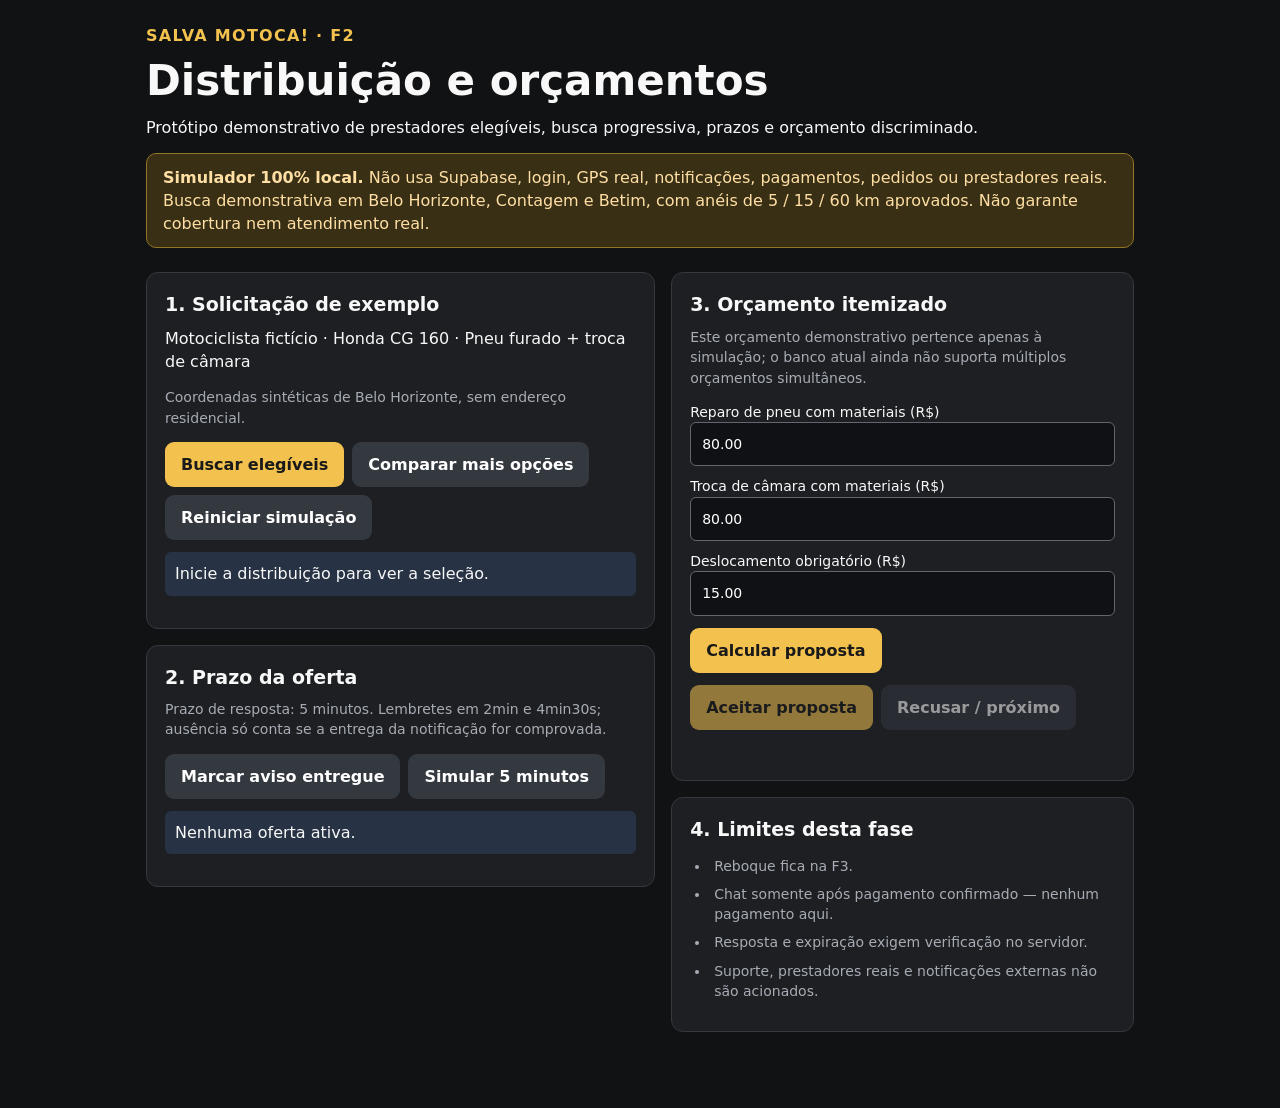
<file: docs/F2_PREVIEW.html>
<!doctype html>
<html lang="pt-BR">
<head>
  <meta charset="utf-8">
  <meta name="viewport" content="width=device-width,initial-scale=1">
  <title>Salva Motoca! — F2: simulador seguro</title>
  <style>
    :root{color-scheme:dark;--bg:#111214;--surface:#1d1f23;--line:#34383f;--muted:#a7acb4;--accent:#f2c14e}
    *{box-sizing:border-box}body{font:16px/1.45 system-ui,Arial,sans-serif;margin:0;background:var(--bg);color:#f8f8f8}
    main{max-width:1020px;margin:auto;padding:24px 16px 60px}h1{font-size:clamp(26px,4vw,42px);line-height:1.06;margin:12px 0}
    h2{font-size:19px;margin:0 0 8px}p{margin:7px 0 14px}
    header{margin:0 0 24px}.eyebrow{font-weight:900;color:var(--accent);text-transform:uppercase;letter-spacing:.08em}
    .warn{border:1px solid #927726;background:#392f15;padding:12px 16px;border-radius:10px;color:#ffdfa4}
    .columns{display:grid;grid-template-columns:1.1fr 1fr;gap:16px}.card{border:1px solid var(--line);background:var(--surface);border-radius:12px;padding:18px;margin-bottom:16px}
    .hint{font-size:14px;color:var(--muted)}.badge{display:inline-block;border:1px solid #786529;border-radius:7px;padding:3px 8px;color:#f2d37f;font-size:12px;font-weight:bold}
    button{border:0;background:var(--accent);color:#191919;padding:11px 16px;border-radius:9px;font:inherit;font-weight:bold;cursor:pointer}
    button.secondary{background:#34383f;color:white}button:disabled{opacity:.55;cursor:not-allowed}
    button:focus-visible,input:focus-visible{outline:3px solid #fff3b0;outline-offset:3px}
    .buttons{display:flex;gap:8px;flex-wrap:wrap;margin:12px 0}
    .provider{border:1px solid var(--line);border-radius:9px;padding:12px;margin:9px 0}
    .provider strong{display:block}.provider p{margin:3px 0;font-size:13px;color:var(--muted)}
    .line{display:flex;justify-content:space-between;border-bottom:1px solid var(--line);padding:7px 0;gap:15px}
    .line:last-child{border:0}.list{margin:8px 0;padding-left:20px}.list li{padding:4px}
    label{display:block;font-size:14px;margin:10px 0}input{width:100%;background:#0f1114;border:1px solid #62666f;border-radius:6px;padding:11px;color:white;font:inherit}
    #messages{min-height:20px}.notice{padding:10px;border-radius:6px;background:#273344}
    @media(max-width:720px){.columns{grid-template-columns:1fr}main{padding:18px 12px 44px}}
  </style>
</head>
<body>
<main>
  <header>
    <span class="eyebrow">SALVA MOTOCA! · F2</span>
    <h1>Distribuição e orçamentos</h1>
    <p>Protótipo demonstrativo de prestadores elegíveis, busca progressiva, prazos e orçamento discriminado.</p>
    <div class="warn" role="status"><b>Simulador 100% local.</b> Não usa Supabase, login, GPS real, notificações, pagamentos, pedidos ou prestadores reais. Busca demonstrativa em Belo Horizonte, Contagem e Betim, com anéis de 5 / 15 / 60 km aprovados. Não garante cobertura nem atendimento real.</div>
  </header>
  <section class="columns">
    <div>
      <section class="card">
        <h2>1. Solicitação de exemplo</h2>
        <p>Motociclista fictício · Honda CG 160 · Pneu furado + troca de câmara</p>
        <p class="hint">Coordenadas sintéticas de Belo Horizonte, sem endereço residencial.</p>
        <div class="buttons">
          <button id="search" type="button">Buscar elegíveis</button>
          <button id="compare" class="secondary" type="button">Comparar mais opções</button>
          <button id="reset" class="secondary" type="button">Reiniciar simulação</button>
        </div>
        <p id="stage" class="notice" aria-live="polite">Inicie a distribuição para ver a seleção.</p>
        <div id="candidates"></div>
      </section>
      <section class="card">
        <h2>2. Prazo da oferta</h2>
        <p class="hint">Prazo de resposta: 5 minutos. Lembretes em 2min e 4min30s; ausência só conta se a entrega da notificação for comprovada.</p>
        <div class="buttons">
          <button id="deliver" class="secondary" type="button">Marcar aviso entregue</button>
          <button id="tick" class="secondary" type="button">Simular 5 minutos</button>
        </div>
        <p id="deadline" class="notice" aria-live="polite">Nenhuma oferta ativa.</p>
      </section>
    </div>
    <div>
      <section class="card">
        <h2>3. Orçamento itemizado</h2>
        <p class="hint">Este orçamento demonstrativo pertence apenas à simulação; o banco atual ainda não suporta múltiplos orçamentos simultâneos.</p>
        <label>Reparo de pneu com materiais (R$)
          <input id="serviceA" type="number" min="0.01" step="0.01" value="80.00"></label>
        <label>Troca de câmara com materiais (R$)
          <input id="serviceB" type="number" min="0.01" step="0.01" value="80.00"></label>
        <label>Deslocamento obrigatório (R$)
          <input id="travel" type="number" min="0" step="0.01" value="15.00"></label>
        <div class="buttons"><button id="quote" type="button">Calcular proposta</button></div>
        <div id="breakdown" aria-live="polite"></div>
        <div id="comparison" class="hint" aria-live="polite"></div>
        <div class="buttons">
          <button id="accept" disabled type="button">Aceitar proposta</button>
          <button id="decline" disabled class="secondary" type="button">Recusar / próximo</button>
        </div>
        <div id="messages" aria-live="polite"></div>
      </section>
      <section class="card">
        <h2>4. Limites desta fase</h2>
        <ul class="list hint">
          <li>Reboque fica na F3.</li>
          <li>Chat somente após pagamento confirmado — nenhum pagamento aqui.</li>
          <li>Resposta e expiração exigem verificação no servidor.</li>
          <li>Suporte, prestadores reais e notificações externas não são acionados.</li>
        </ul>
      </section>
    </div>
  </section>
</main>
<script src="../f2-flow.js"></script>
<script>
(function(){
  "use strict";
  const F2=window.SMF2Flow, $=id=>document.getElementById(id);
  const start=Date.parse("2026-11-14T12:00:00Z");
  const request={city:"Belo Horizonte",stateCode:"MG",serviceTypes:["pneu_furado","troca_camara"],
    location:{lat:-19.924,lng:-43.938}};
  const sample=[
    {id:"alfa",name:"Oficina Alfa",lat:-19.925,lng:-43.939,types:["pneu_furado","troca_camara"],dist:10},
    {id:"beta",name:"Oficina Beta",lat:-20.010,lng:-43.938,types:["pneu_furado","troca_camara"],dist:10},
    {id:"gama",name:"Oficina Gama",lat:-19.930,lng:-43.939,types:["pneu_furado"],dist:10},
    {id:"delta",name:"Oficina Delta",lat:-19.926,lng:-43.939,types:["pneu_furado","troca_camara"],dist:10,online:false},
    {id:"epsilon",name:"Oficina Épsilon",lat:-19.951,lng:-43.938,types:["pneu_furado","troca_camara"],dist:1}
  ];
  let providerId=null,elapsed=0,delivered=false,quote=null,lastDeclined=null,refusals={};
  let expanded=false, candidateIds=[], quotePool=[];
  const money=c=>new Intl.NumberFormat("pt-BR",{style:"currency",currency:"BRL"}).format(c/100);
  const say=(text,error=false)=>{$("messages").textContent=text;$("messages").style.color=error?"#ffb8b8":"#f2d37f"};
  const cents=id=>{
    const str=String($(id).value);
    if(!/^\d{1,4}(?:\.\d{1,2})?$/.test(str))throw new Error("Informe valor monetário positivo válido, com até duas casas decimais.");
    return Math.round(Number(str)*100);
  };
  function offer(){
    const providers=sample.map(p=>({
      id:p.id,name:p.name,approved:true,active:true,deliveryEnabled:true,serviceActive:true,
      onlineRequested:p.online!==false,lastSeenAt:start-10000,city:"Belo Horizonte",stateCode:"MG",
      serviceTypes:p.types,location:{lat:p.lat,lng:p.lng},coverageKm:p.dist,rejectionCount:refusals[p.id]||0
    }));
    return F2.distribute({providers,request:{...request,justDeclinedProviderId:lastDeclined},
      radiiKm:expanded?[60]:F2.APPROVED_RADII_KM,now:start+Math.min(elapsed,89999),rotationSeed:"F2-DESMONSTRACAO"});
  }
  function resetQuote(){
    quote=null;$("accept").disabled=true;$("decline").disabled=true;
    $("breakdown").replaceChildren();
  }
  function showComparison(){
    $("comparison").textContent=quotePool.length
      ? quotePool.map(q=>q.providerId+" · "+money(q.totalCents)+" · "+q.status).join(" | ")
      : "Nenhuma proposta recebida nesta simulação.";
  }
  function chooseProvider(id){
    if(!candidateIds.includes(id)) return;
    providerId=id;elapsed=0;delivered=false;resetQuote();
    $("deadline").textContent="Oferta simulada para "+id+"; aviso ainda não confirmado.";
    say("Prestador "+id+" selecionado para simular um orçamento.");
  }
  function select(){
    const r=offer(), options=r.candidates;
    candidateIds=options.map(p=>p.id);
    quotePool=[]; showComparison();
    $("stage").textContent=r.stage===null?
      "Nenhum prestador elegível. Não prometer atendimento.":
      "Etapa "+r.stage+" — até "+r.radiusKm+" km em linha reta · "+options.length+" opções válidas.";
    $("candidates").replaceChildren();
    options.forEach((p,i)=>{
      const card=document.createElement("div");card.className="provider";
      const name=document.createElement("strong");name.textContent=p.name;
      const details=document.createElement("p");details.textContent=p.distanceKm.toFixed(2)+" km · recusas: "+p.rejectionCount;
      card.append(name,details);
      if(i===0){const hint=document.createElement("span");hint.className="badge";hint.textContent="Primeiro candidato";card.append(hint)}
      const choose=document.createElement("button");choose.type="button";choose.className="secondary";
      choose.textContent="Preparar orçamento deste prestador";
      choose.addEventListener("click",()=>chooseProvider(p.id));
      card.append(choose);$("candidates").append(card);
    });
    providerId=options[0]?.id||null;elapsed=0;delivered=false;resetQuote();
    $("deadline").textContent=providerId?"Oferta simulada para "+providerId+"; aviso ainda não confirmado.":"Sem oferta ativa.";
    say("");
  }
  $("search").addEventListener("click",()=>{expanded=false;select()});
  $("compare").addEventListener("click",()=>{expanded=true;select()});
  $("reset").addEventListener("click",()=>{
    expanded=false;candidateIds=[];quotePool=[];
    refusals={};lastDeclined=null;elapsed=0;delivered=false;providerId=null;resetQuote();showComparison();
    $("candidates").replaceChildren();$("stage").textContent="Inicie a distribuição para ver a seleção.";
    $("deadline").textContent="Nenhuma oferta ativa.";say("");
  });
  $("deliver").addEventListener("click",()=>{
    if(!providerId){say("Busque primeiro um prestador.",true);return}
    delivered=true;$("deadline").textContent="Notificação entregue e registrada (simulação).";
  });
  $("tick").addEventListener("click",()=>{
    if(!providerId){say("Nenhuma oferta ativa.",true);return}
    elapsed=5*60*1000+1000; // 5min desde a entrega fictícia em +1s
    const state=F2.notificationDecision({
      offeredAt:start,now:start+elapsed,deliveredAt:delivered?start+1000:null
    });
    $("deadline").textContent=state.status==="timeout"?"Prazo encerrado; ausência contabilizável e próximo candidato.":"Prazo encerrado, mas não há entrega comprovada. Não contar ausência.";
    if(state.canCountAbsence){
      lastDeclined=providerId;refusals[providerId]=2;select();
      say("Tempo esgotado. Próximo prestador disponível, sem disparar notificação real.");
    }
  });
  $("quote").addEventListener("click",()=>{
    if(!providerId){say("Selecione um prestador antes de calcular.",true);return}
    try{
      quote=F2.quoteBreakdown({serviceTypes:request.serviceTypes,
        services:[{code:"pneu_furado",amountCents:cents("serviceA")},
          {code:"troca_camara",amountCents:cents("serviceB")}],
        travelCents:cents("travel")});
      $("breakdown").replaceChildren();
      for(const row of quote.rows){
        const line=document.createElement("div");line.className="line";
        const name=document.createElement("span");name.textContent=row.code.replace(/_/g," ");
        const value=document.createElement("b");value.textContent=money(row.amountCents);
        line.append(name,value);$("breakdown").append(line);
      }
      const total=document.createElement("p");total.textContent="Total: "+money(quote.totalCents);
      $("breakdown").append(total);$("accept").disabled=false;$("decline").disabled=false;
      quotePool=quotePool.filter(x=>x.providerId!==providerId);
      quotePool.push({id:"quote-"+providerId,providerId,requestId:"pedido-ficticio",
        status:"proposed",createdAt:start,totalCents:quote.totalCents});
      showComparison();
      say("Orçamento pronto. Você pode escolher outro prestador, gerar mais uma proposta e depois selecionar uma.");
    }catch(e){resetQuote();say(e.message,true)}
  });
  $("accept").addEventListener("click",()=>{
    if(!quote||!providerId)return;
    try{
      const out=F2.selectWinningQuote({quotes:quotePool,quoteId:"quote-"+providerId,
        now:start+elapsed,actingUserId:"cliente",customerId:"cliente"});
      quotePool=out.quotes;showComparison();
      say("Orçamento aceito em simulação. Aguardando pagamento; chat e despacho bloqueados.");
    }catch(e){say(e.message,true)}
    resetQuote();
  });
  $("decline").addEventListener("click",()=>{
    if(!quote||!providerId)return;
    const out=F2.quoteDecision({quote:{status:"proposed",createdAt:start},
      now:start+elapsed,actingUserId:"cliente",customerId:"cliente",accept:false});
    if(out.status==="expired"){say("Orçamento expirou; nenhuma ação automática real.");resetQuote();return}
    lastDeclined=providerId;refusals[providerId]=(refusals[providerId]||0)+1;select();
    say("Recusa simulada. Próximo prestador elegível sem voltar imediatamente ao recusado.");
  });
})();
</script>
</body>
</html>
</file>
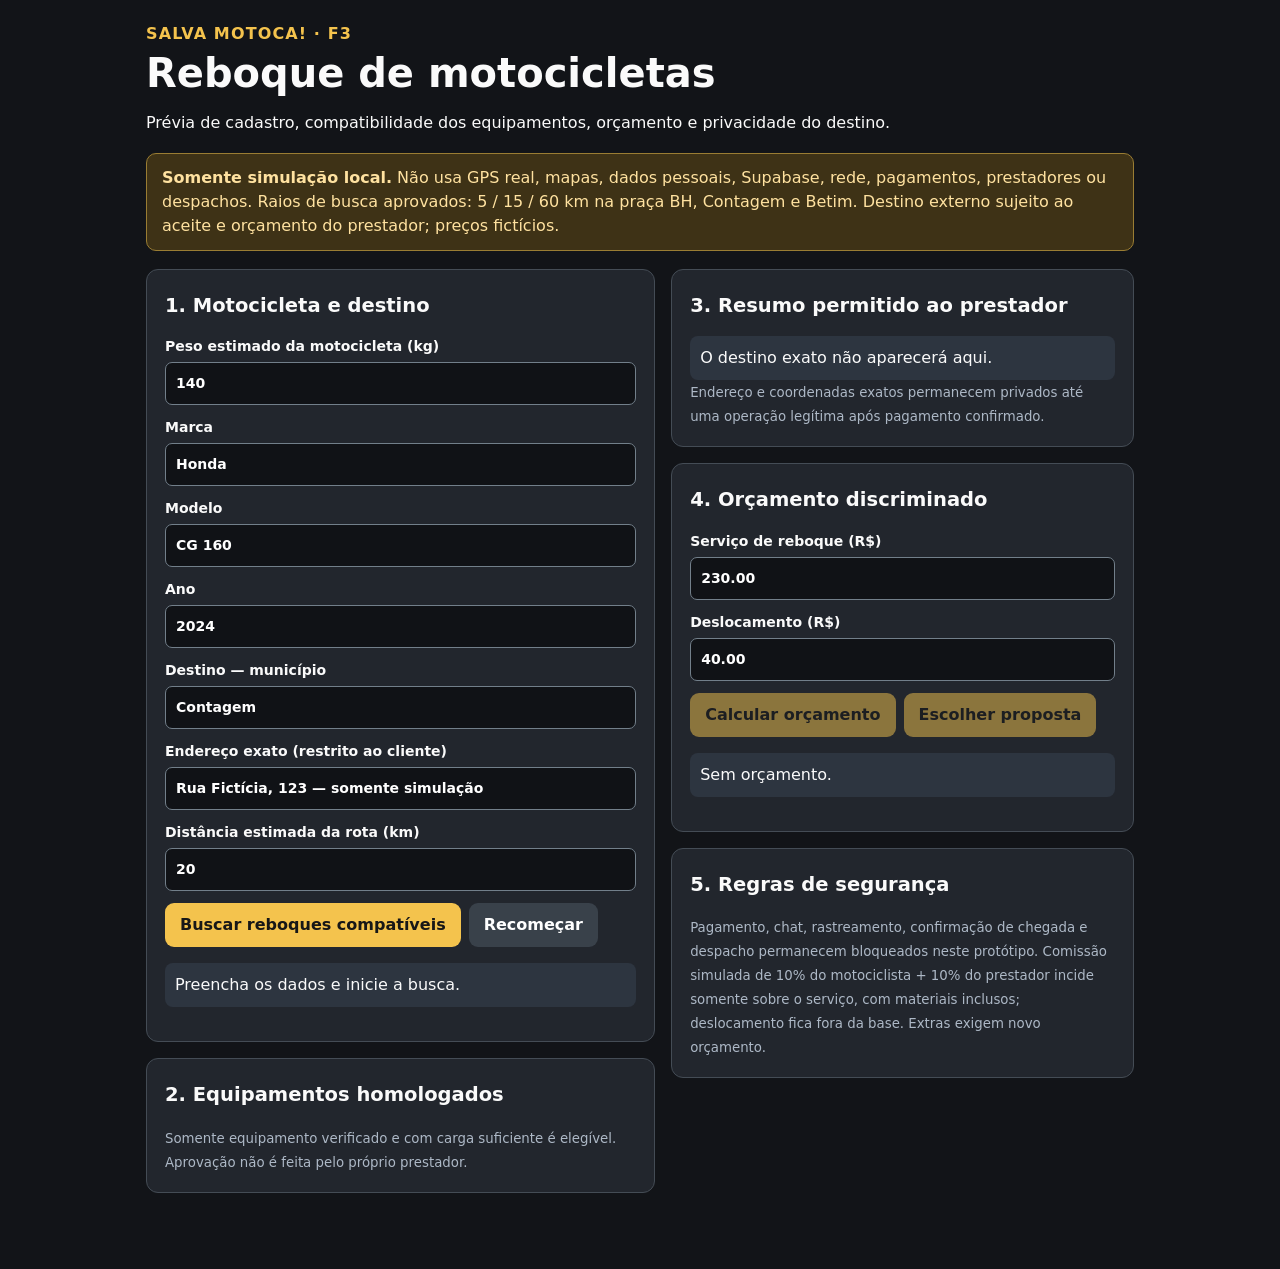
<file: docs/F3_PREVIEW.html>
<!doctype html>
<html lang="pt-BR"><head>
<meta charset="utf-8"><meta name="viewport" content="width=device-width,initial-scale=1">
<title>Salva Motoca! | F3 reboque — simulação local</title>
<style>
:root{color-scheme:dark;--bg:#121418;--card:#22262d;--line:#444c55;--muted:#adb8c6;--yellow:#f4c34d}
*{box-sizing:border-box}body{font:16px/1.5 system-ui,Arial;margin:0;background:var(--bg);color:#fafafa}
main{max-width:1020px;margin:auto;padding:22px 16px 60px}h1{font-size:clamp(27px,4vw,40px);line-height:1.1;margin:.3rem 0}h2{font-size:1.22rem;margin:.2rem 0 1rem}
small,.hint{color:var(--muted)}.brand{color:var(--yellow);font-weight:900;letter-spacing:.07em}
.warning{background:#3e3216;color:#ffe2a0;padding:12px 15px;border:1px solid #9a7d33;border-radius:10px;margin:18px 0}
.grid{display:grid;grid-template-columns:1.1fr 1fr;gap:16px}.card{background:var(--card);border:1px solid var(--line);border-radius:12px;padding:18px;margin-bottom:16px}
label{display:block;margin:12px 0;font-weight:600;font-size:14px}
input,select{display:block;width:100%;font:inherit;color:#fff;padding:10px;border-radius:7px;border:1px solid #727f8a;background:#101216;margin-top:5px}
input:focus-visible,select:focus-visible,button:focus-visible{outline:3px solid var(--yellow);outline-offset:2px}
button{font:inherit;font-weight:750;color:#171717;background:var(--yellow);padding:10px 15px;border-radius:9px;border:0;cursor:pointer}
button.secondary{background:#39414a;color:#fff}button:disabled{opacity:.5;cursor:not-allowed}
.actions{display:flex;flex-wrap:wrap;gap:8px;margin:12px 0}.row{display:flex;justify-content:space-between;gap:12px;border-bottom:1px solid var(--line);padding:7px 0}
.result{border:1px solid var(--line);border-radius:8px;padding:12px;margin:9px 0}
.status{padding:10px;border-radius:8px;background:#2d3540;min-height:42px}
@media(max-width:700px){.grid{grid-template-columns:1fr}main{padding:16px 12px 42px}}
</style>
</head><body><main>
<header><div class="brand">SALVA MOTOCA! · F3</div>
<h1>Reboque de motocicletas</h1>
<p>Prévia de cadastro, compatibilidade dos equipamentos, orçamento e privacidade do destino.</p>
<div class="warning" role="status"><b>Somente simulação local.</b> Não usa GPS real, mapas, dados pessoais, Supabase, rede, pagamentos, prestadores ou despachos. Raios de busca aprovados: 5 / 15 / 60 km na praça BH, Contagem e Betim. Destino externo sujeito ao aceite e orçamento do prestador; preços fictícios.</div></header>
<div class="grid"><div>
<section class="card"><h2>1. Motocicleta e destino</h2>
<label>Peso estimado da motocicleta (kg)<input id="weight" type="number" min="40" max="650" step="1" value="140"></label>
<label>Marca<input id="brand" value="Honda" maxlength="70"></label>
<label>Modelo<input id="model" value="CG 160" maxlength="90"></label>
<label>Ano<input id="year" type="number" min="1950" max="2100" step="1" value="2024"></label>
<label>Destino — município<input id="destination" value="Contagem" maxlength="80"></label>
<label>Endereço exato (restrito ao cliente)<input id="privateAddress" value="Rua Fictícia, 123 — somente simulação" maxlength="240"></label>
<label>Distância estimada da rota (km)<input id="routeKm" type="number" min="1" max="500" value="20"></label>
<div class="actions"><button id="search" type="button">Buscar reboques compatíveis</button>
<button id="reset" class="secondary" type="button">Recomeçar</button></div>
<p class="status" id="requestState" aria-live="polite">Preencha os dados e inicie a busca.</p>
</section>
<section class="card"><h2>2. Equipamentos homologados</h2>
<div id="providers" aria-live="polite"></div><small>Somente equipamento verificado e com carga suficiente é elegível. Aprovação não é feita pelo próprio prestador.</small></section>
</div>
<div>
<section class="card"><h2>3. Resumo permitido ao prestador</h2>
<div class="status" id="publicSummary">O destino exato não aparecerá aqui.</div>
<small>Endereço e coordenadas exatos permanecem privados até uma operação legítima após pagamento confirmado.</small>
</section>
<section class="card"><h2>4. Orçamento discriminado</h2>
<label>Serviço de reboque (R$)<input id="towPrice" type="number" min="0.01" step="0.01" value="230.00"></label>
<label>Deslocamento (R$)<input id="travelPrice" type="number" min="0" step="0.01" value="40.00"></label>
<div class="actions"><button id="calculate" type="button" disabled>Calcular orçamento</button><button id="choose" type="button" disabled>Escolher proposta</button></div>
<div id="prices" aria-live="polite"></div>
<p id="finalState" class="status" aria-live="polite">Sem orçamento.</p>
</section>
<section class="card"><h2>5. Regras de segurança</h2><small>Pagamento, chat, rastreamento, confirmação de chegada e despacho permanecem bloqueados neste protótipo. Comissão simulada de 10% do motociclista + 10% do prestador incide somente sobre o serviço, com materiais inclusos; deslocamento fica fora da base. Extras exigem novo orçamento.</small></section>
</div></div></main>
<script src="../f3-tow.js"></script>
<script>
(function(){
 "use strict";
 const F=window.SMF3Tow,el=id=>document.getElementById(id);
 const now=Date.parse("2026-11-14T21:00:00Z");
 const money=v=>new Intl.NumberFormat("pt-BR",{style:"currency",currency:"BRL"}).format(v/100);
 function cents(id){const s=el(id).value.trim();if(!/^\d{1,4}(\.\d{1,2})?$/.test(s))throw new Error("Valor inválido.");const [a,b=""]=s.split(".");return Number(a)*100+Number((b+"00").slice(0,2))}
 const baseCapacity={equipment:"plataforma",maxMotoKg:250,coverageKm:25,
   tieDownPoints:4,hasRamp:true,hasWheelChock:true,verifiedByAdmin:true};
 const providers=[
  {id:"alpha",label:"Reboque Alfa (fictício)",approved:true,active:true,towServiceActive:true,
   onlineRequested:true,lastSeenAt:now-1000,city:"Belo Horizonte",stateCode:"MG",
   location:{lat:-19.926,lng:-43.938},capacity:baseCapacity},
  {id:"beta",label:"Reboque Beta (carga leve)",approved:true,active:true,towServiceActive:true,
   onlineRequested:true,lastSeenAt:now-1000,city:"Belo Horizonte",stateCode:"MG",
   location:{lat:-19.927,lng:-43.939},capacity:{...baseCapacity,maxMotoKg:110}},
  {id:"gamma",label:"Reboque Gama (não homologado)",approved:true,active:true,towServiceActive:true,
   onlineRequested:true,lastSeenAt:now-1000,city:"Belo Horizonte",stateCode:"MG",
   location:{lat:-19.925,lng:-43.939},capacity:{...baseCapacity,verifiedByAdmin:false}}
 ];
 let chosen=null,quote=null,request=null;
 const txt=(id,value)=>{el(id).textContent=value};
 function reset(){chosen=null;quote=null;request=null;
  el("providers").replaceChildren();el("calculate").disabled=true;el("choose").disabled=true;
  el("prices").replaceChildren();txt("requestState","Preencha os dados e inicie a busca.");
  txt("publicSummary","O destino exato não aparecerá aqui.");txt("finalState","Sem orçamento.");
 }
 function collect(){return F.validateTowRequest({
  serviceTypes:["reboque_moto"],motorcycleBrand:el("brand").value,motorcycleModel:el("model").value,
  motorcycleYear:Number(el("year").value),motorcycleWeightKg:Number(el("weight").value),
  pickupCity:"Belo Horizonte",pickupStateCode:"MG",
  pickupLocation:{lat:-19.924,lng:-43.938},
  destinationCity:el("destination").value,destinationStateCode:"MG",
  destinationAddress:el("privateAddress").value,
  estimatedRouteKm:Number(el("routeKm").value)
 })}
 el("search").addEventListener("click",()=>{
  reset();
  try{
   request=collect();
   const summary=F.publicSummary(request);
   txt("publicSummary",summary.motorcycle.brand+" "+summary.motorcycle.model+
     " · "+summary.motorcycle.weightKg+" kg · "+summary.pickup.city+
     " → "+summary.destination.city+" · ~"+summary.estimatedRouteKm+" km");
   const result=F.findTowProviders({providers,request,radiiKm:F.APPROVED_RADII_KM,now});
   txt("requestState",result.status==="no_provider"?"Nenhum reboque homologado compatível.":
     "Etapa "+result.stage+" · "+result.candidates.length+" prestador(es) elegível(is).");
   for(const p of result.candidates){
    const box=document.createElement("div");box.className="result";
    const title=document.createElement("strong");title.textContent=p.label;
    const desc=document.createElement("p");desc.textContent=p.distanceKm.toFixed(2)+" km em linha reta";
    const btn=document.createElement("button");btn.type="button";btn.textContent="Simular proposta";
    btn.addEventListener("click",()=>{chosen=p.id;quote=null;el("choose").disabled=true;
      el("calculate").disabled=false;txt("finalState","Prestador "+p.label+" selecionado para simulação.")});
    box.append(title,desc,btn);el("providers").append(box);
   }
  }catch(e){txt("requestState",e.message)}
 });
 el("calculate").addEventListener("click",()=>{
  if(!chosen||!request)return;
  try{
   quote=F.quoteTow({serviceTypes:request.serviceTypes,
    serviceCents:{reboque_moto:cents("towPrice")},travelCents:cents("travelPrice")});
   el("prices").replaceChildren();
   for(const row of quote.rows){
    const line=document.createElement("div");line.className="row";
    const label=document.createElement("span");label.textContent=row.code.replaceAll("_"," ");
    const val=document.createElement("b");val.textContent=money(row.amountCents);
    line.append(label,val);el("prices").append(line);
   }
   const total=document.createElement("p");
   total.textContent="Serviço + deslocamento: "+money(quote.totalCents)+". Taxa da plataforma do motociclista: "+money(quote.customerCommissionCents)+". Valor do cliente antes da taxa de processamento: "+money(quote.customerPayableCents)+". Repasse estimado ao prestador: "+money(quote.providerReceivableCents);
   el("prices").append(total);el("choose").disabled=false;
   txt("finalState","Orçamento de demonstração pronto; sem cobrança.");
  }catch(e){quote=null;el("choose").disabled=true;txt("finalState",e.message)}
 });
 el("choose").addEventListener("click",()=>{
  if(!quote)return;
  txt("finalState","Proposta escolhida em simulação: aguardando pagamento. Chat e despacho bloqueados.");
  el("choose").disabled=true;
 });
 el("reset").addEventListener("click",reset);
})();
</script></body></html>
</file>
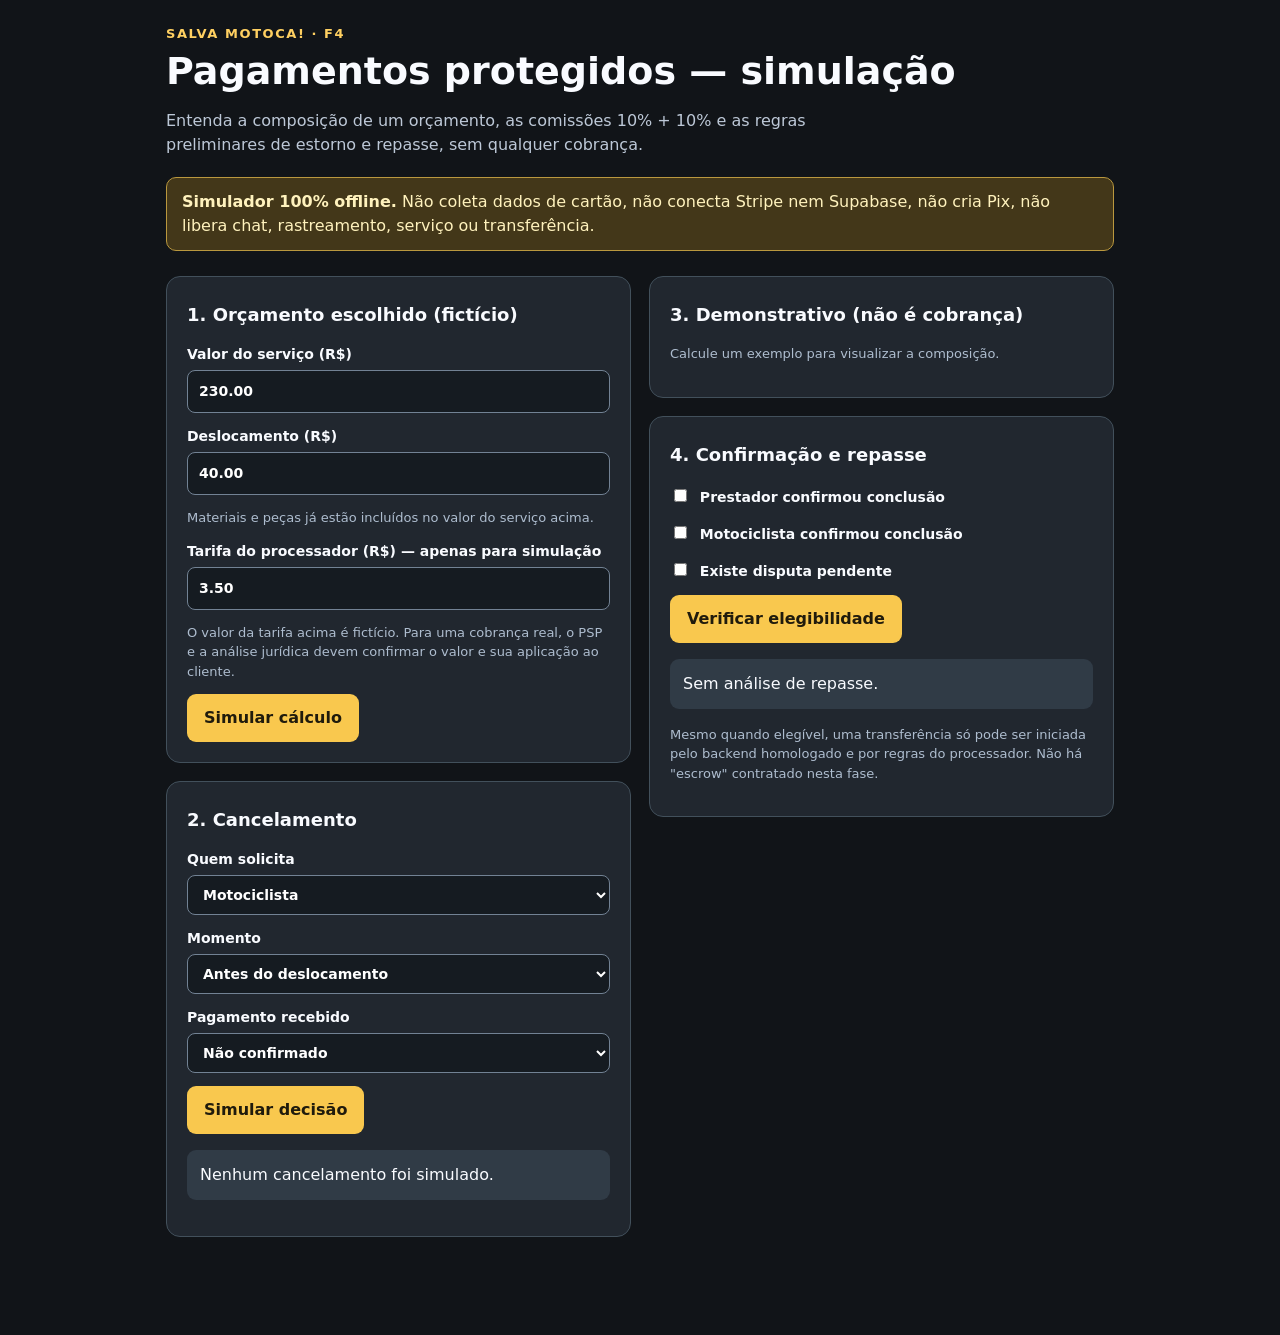
<file: docs/F4_PREVIEW.html>
<!doctype html><html lang="pt-BR"><head><meta charset="utf-8">
<meta name="viewport" content="width=device-width,initial-scale=1">
<title>Salva Motoca! — F4, prévia financeira offline</title>
<style>
*{box-sizing:border-box}body{margin:0;font:16px/1.5 system-ui,Arial,sans-serif;background:#111418;color:#f9fbff}
main{max-width:980px;margin:auto;padding:24px 16px 80px}
header{margin-bottom:25px}.logo{font-size:13px;color:#ffd061;font-weight:900;letter-spacing:.12em}
h1{font-size:clamp(26px,4vw,38px);line-height:1.15;margin:6px 0 12px}
h2{font-size:18px;margin:4px 0 16px}.lead{color:#bdc8d7;max-width:680px}
.notice{padding:12px 15px;background:#433719;border:1px solid #ba983e;color:#fff2bd;border-radius:10px;margin:20px 0}
.grid{display:grid;grid-template-columns:1fr 1fr;gap:18px}.card{background:#21272f;border:1px solid #42505b;border-radius:14px;padding:20px;margin-bottom:18px}
label{display:block;margin:0 0 13px;font-weight:600;font-size:14px}
input,select{width:100%;margin-top:5px;padding:10px 11px;background:#151b21;border:1px solid #728294;border-radius:8px;color:#fff;font:inherit}
button{display:inline-flex;align-items:center;justify-content:center;padding:12px 17px;border-radius:9px;font:inherit;font-weight:750;background:#f9c84e;border:0;cursor:pointer;color:#201b0c}
button:focus-visible,input:focus-visible,select:focus-visible{outline:3px solid #ffdf71;outline-offset:2px}
.result{display:flex;justify-content:space-between;border-bottom:1px solid #4a5764;padding:9px 0;gap:15px}
.result strong{white-space:nowrap}.total{font-size:20px;font-weight:800;color:#ffda76}
.hint{color:#aebdcf;font-size:13px}.state{background:#303b46;border-radius:9px;padding:13px;min-height:45px}
@media(max-width:700px){.grid{grid-template-columns:1fr}main{padding:16px 12px 42px}.card{padding:16px}}
</style>
</head><body><main>
<header><div class="logo">SALVA MOTOCA! · F4</div>
<h1>Pagamentos protegidos — simulação</h1>
<p class="lead">Entenda a composição de um orçamento, as comissões 10% + 10% e as regras preliminares de estorno e repasse, sem qualquer cobrança.</p>
<div class="notice" role="status"><strong>Simulador 100% offline.</strong> Não coleta dados de cartão, não conecta Stripe nem Supabase, não cria Pix, não libera chat, rastreamento, serviço ou transferência.</div>
</header>
<div class="grid"><div>
<section class="card"><h2>1. Orçamento escolhido (fictício)</h2>
<label>Valor do serviço (R$)<input id="service" type="number" value="230.00" min="1" step=".01"></label>
<label>Deslocamento (R$)<input id="travel" type="number" value="40.00" min="0" step=".01"></label>
<p class="hint">Materiais e peças já estão incluídos no valor do serviço acima.</p>
<label>Tarifa do processador (R$) — apenas para simulação<input id="fee" type="number" value="3.50" min="0" step=".01"></label>
<p class="hint">O valor da tarifa acima é fictício. Para uma cobrança real, o PSP e a análise jurídica devem confirmar o valor e sua aplicação ao cliente.</p>
<button id="calculate" type="button">Simular cálculo</button>
</section>
<section class="card"><h2>2. Cancelamento</h2>
<label>Quem solicita<select id="cancelBy"><option value="customer">Motociclista</option><option value="provider">Prestador</option><option value="support">Suporte</option></select></label>
<label>Momento<select id="cancelPhase"><option value="before">Antes do deslocamento</option><option value="after">Depois do deslocamento</option></select></label>
<label>Pagamento recebido<select id="paid"><option value="no">Não confirmado</option><option value="yes">Simulado como verificado no servidor</option></select></label>
<button id="cancel" type="button">Simular decisão</button>
<p class="state" id="refundState" aria-live="polite">Nenhum cancelamento foi simulado.</p>
</section>
</div><div>
<section class="card"><h2>3. Demonstrativo (não é cobrança)</h2>
<div id="breakdown" aria-live="polite"><p class="hint">Calcule um exemplo para visualizar a composição.</p></div>
</section>
<section class="card"><h2>4. Confirmação e repasse</h2>
<label><input id="providerDone" type="checkbox" style="width:auto;margin-right:8px"> Prestador confirmou conclusão</label>
<label><input id="customerDone" type="checkbox" style="width:auto;margin-right:8px"> Motociclista confirmou conclusão</label>
<label><input id="dispute" type="checkbox" style="width:auto;margin-right:8px"> Existe disputa pendente</label>
<button id="settlement" type="button">Verificar elegibilidade</button>
<p class="state" id="settlementState" aria-live="polite">Sem análise de repasse.</p>
<p class="hint">Mesmo quando elegível, uma transferência só pode ser iniciada pelo backend homologado e por regras do processador. Não há "escrow" contratado nesta fase.</p>
</section>
</div></div>
</main>
<script src="../f4-finance.js"></script>
<script>
(function(){
 "use strict";
 const F=window.SMF4Finance,by=id=>document.getElementById(id);
 const qId="11111111-1111-4111-8111-111111111111",rId="22222222-2222-4222-8222-222222222222";
 const currency=value=>new Intl.NumberFormat("pt-BR",{style:"currency",currency:"BRL"}).format(value/100);
 function asCents(id){
  const raw=by(id).value;
  if(!/^\d{1,5}(?:\.\d{1,2})?$/.test(raw))throw new Error("Valor inválido em "+id);
  const [whole,frac=""]=raw.split(".");
  return Number(whole)*100+Number((frac+"00").slice(0,2));
 }
 function line(label,value,primary=false){
  const row=document.createElement("div");row.className="result"+(primary?" total":"");
  const name=document.createElement("span");name.textContent=label;
  const money=document.createElement("strong");money.textContent=currency(value);
  row.append(name,money);
  by("breakdown").append(row);
 }
 by("calculate").addEventListener("click",()=>{
  by("breakdown").replaceChildren();
  try{
   const service=asCents("service"),travel=asCents("travel");
   const items=[{kind:"service",code:"reboque_moto",amountCents:service},
    {kind:"travel",code:"deslocamento",amountCents:travel}];
   const quote=F.quoteSnapshot({quoteId:qId,requestId:rId,items});
   const result=F.costBreakdown({quote,processingFeeCents:asCents("fee"),
    feeVerifiedByPSP:true /* valor FICTÍCIO afirmado somente no próprio simulador */});
   line("Serviço",result.serviceCents);
   line("Deslocamento",result.travelCents);
   line("Taxa do solicitante (10% do serviço)",result.riderFeeCents);
   line("Comissão do prestador (10% do serviço)",result.providerFeeCents);
   line("Receita bruta da plataforma (20%)",result.commissionCents);
   line("Subtotal do solicitante, sem PSP",result.customerSubtotalBeforeProcessingCents);
   line("Repasse-base previsto ao prestador",result.providerReceivableCents);
   line("Tarifa do PSP (hipotética)",result.processingFeeCents);
   line("Total hipotético do cliente",result.customerTotalCents,true);
  }catch(error){const p=document.createElement("p");p.textContent=error.message;by("breakdown").append(p)}
 });
 by("cancel").addEventListener("click",()=>{
  const result=F.refundDecision({
   paymentVerifiedByServer:by("paid").value==="yes",
   requestedBy:by("cancelBy").value,
   providerDispatched:by("cancelPhase").value==="after"
  });
  const labels={
   cancel_without_refund:"Sem pagamento verificado: cancelar sem solicitar estorno.",
   hold_for_mediation:"Suspender decisão financeira e encaminhar para mediação humana.",
   request_full_refund_from_psp:"Solicitar ao PSP reembolso integral, inclusive tarifa. Não foi executado.",
   no_duplicate_refund:"Estorno já solicitado: não duplicar."
  };
  by("refundState").textContent=labels[result.action]||result.action;
 });
 by("settlement").addEventListener("click",()=>{
  const result=F.settlementEligibility({
   paymentVerifiedByServer:by("paid").value==="yes",
   providerConfirmed:by("providerDone").checked,
   customerConfirmed:by("customerDone").checked,
   disputeOpen:by("dispute").checked
  });
  by("settlementState").textContent=result.candidateForServerSettlement?
   "Candidato para análise de repasse. Transferência desativada; PSP e operador devem autorizar.":
   "Repasse bloqueado. Necessário pagamento verificado, dupla confirmação e ausência de disputa.";
 });
})();
</script></body></html>
</file>
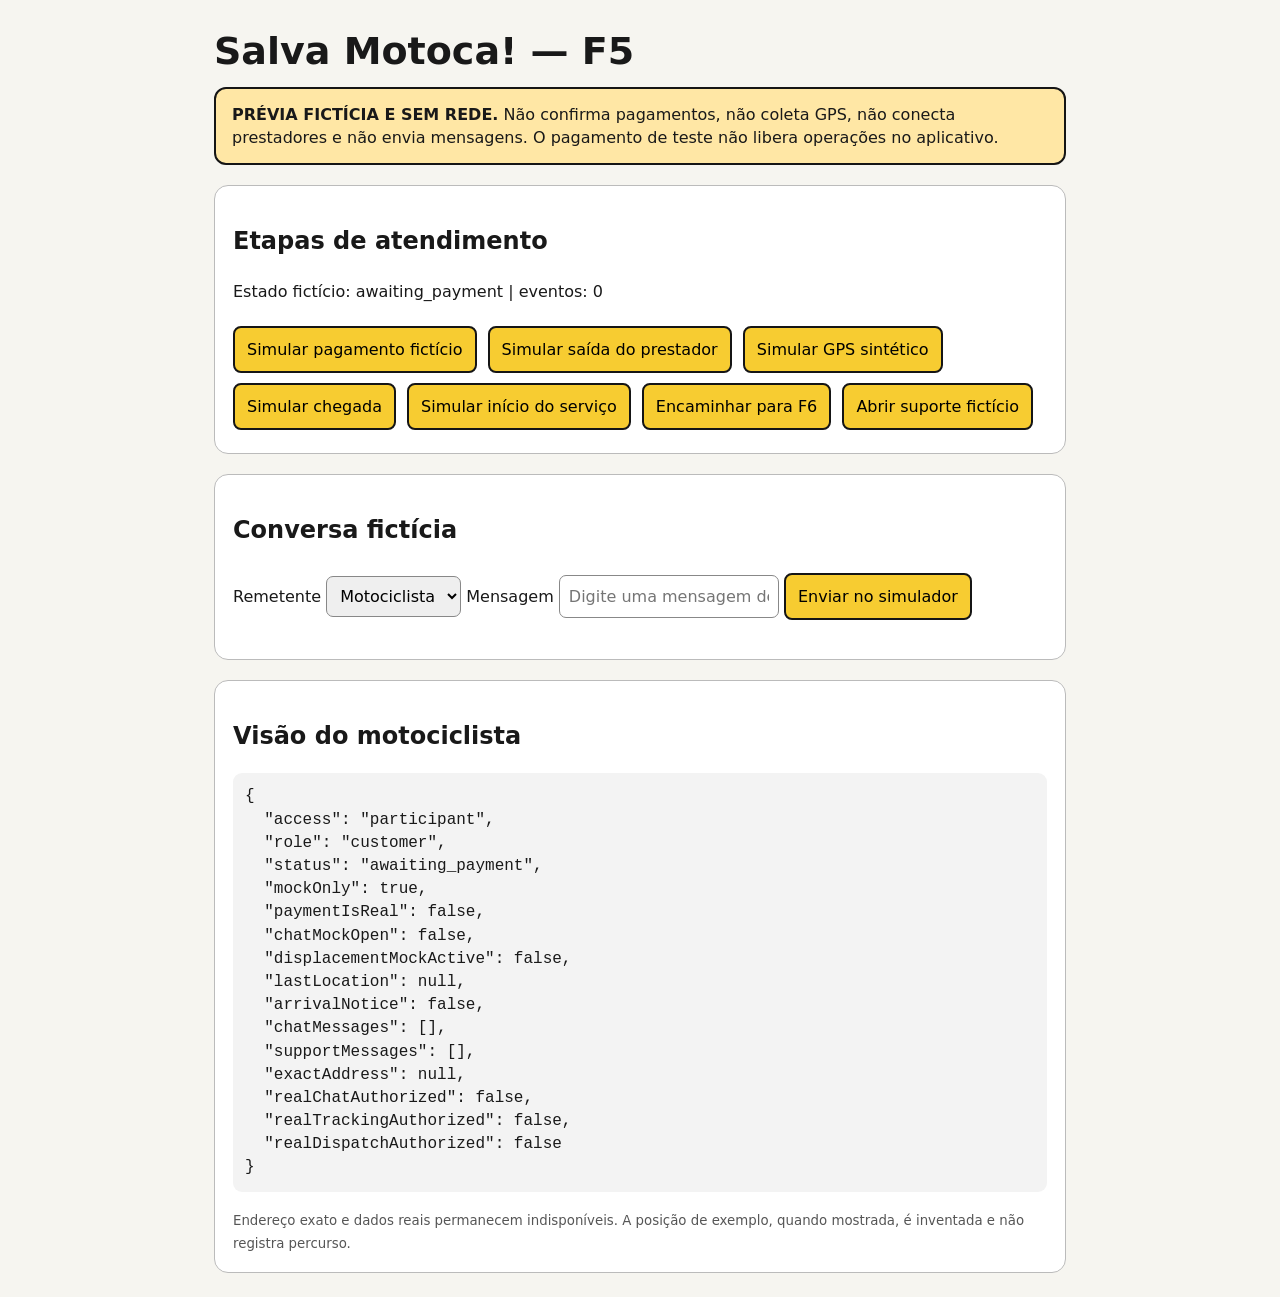
<file: docs/F5_PREVIEW.html>
<!doctype html>
<html lang="pt-BR">
<head>
<meta charset="utf-8">
<meta name="viewport" content="width=device-width,initial-scale=1">
<title>Salva Motoca! — F5, demonstração OFFLINE</title>
<style>
:root{font:16px/1.45 system-ui,Arial,sans-serif;color:#191919;background:#f6f5f0}
*{box-sizing:border-box}body{max-width:900px;margin:0 auto;padding:24px}
h1{font-size:clamp(25px,5vw,38px);margin:0 0 8px}p{line-height:1.6}
aside{padding:14px 16px;background:#ffe7a5;border:2px solid #151515;border-radius:12px}
section{margin-top:20px;border:1px solid #bbb;background:white;border-radius:14px;padding:18px}
button{font:inherit;cursor:pointer;border:2px solid #151515;background:#f7cc31;padding:10px 12px;border-radius:8px;margin:5px 6px 5px 0}
button:focus-visible,input:focus-visible,select:focus-visible{outline:3px solid #2169bf;outline-offset:2px}
input,select{font:inherit;border:1px solid #888;border-radius:7px;padding:9px;max-width:100%}
pre{white-space:pre-wrap;overflow-wrap:anywhere;background:#f3f3f3;padding:12px;border-radius:9px;min-height:90px}
small{color:#565656}.error{color:#a52216;font-weight:700}.ok{color:#1b5736}
</style>
</head>
<body>
<h1>Salva Motoca! — F5</h1>
<aside><strong>PRÉVIA FICTÍCIA E SEM REDE.</strong> Não confirma pagamentos, não coleta GPS, não conecta prestadores e não envia mensagens. O pagamento de teste não libera operações no aplicativo.</aside>
<section>
<h2>Etapas de atendimento</h2>
<p id="status" aria-live="polite">Aguardando pagamento fictício.</p>
<button data-kind="mock_payment_confirmed">Simular pagamento fictício</button>
<button data-kind="dispatch">Simular saída do prestador</button>
<button data-kind="provider_location">Simular GPS sintético</button>
<button data-kind="provider_arrived">Simular chegada</button>
<button data-kind="service_started">Simular início do serviço</button>
<button data-kind="handoff_f6">Encaminhar para F6</button>
<button data-kind="request_support">Abrir suporte fictício</button>
</section>
<section>
<h2>Conversa fictícia</h2>
<label for="actor">Remetente</label>
<select id="actor"><option value="customer">Motociclista</option><option value="provider">Prestador</option></select>
<label for="msg">Mensagem</label>
<input id="msg" maxlength="2000" placeholder="Digite uma mensagem de teste">
<button id="send">Enviar no simulador</button>
<p id="feedback" role="status"></p>
</section>
<section>
<h2>Visão do motociclista</h2>
<pre id="view" aria-live="polite"></pre>
<small>Endereço exato e dados reais permanecem indisponíveis. A posição de exemplo, quando mostrada, é inventada e não registra percurso.</small>
</section>
<script src="../f5-offline-flow.js"></script>
<script>
(()=>{
"use strict";
const F=window.SMF5Offline;
const IDs={customer:"11111111-1111-4111-8111-111111111111",
 provider:"22222222-2222-4222-8222-222222222222",
 request:"33333333-3333-4333-8333-333333333333",
 quote:"44444444-4444-4444-8444-444444444444"};
let session=F.createOfflineSession({requestId:IDs.request,quoteId:IDs.quote,
 customerId:IDs.customer,providerId:IDs.provider,createdAt:1000});
let counter=0;
const $=id=>document.getElementById(id);
function render(){
 const v=F.viewFor(session,IDs.customer);
 $("status").textContent="Estado fictício: "+session.status+" | eventos: "+session.version;
 $("view").textContent=JSON.stringify(v,null,2);
}
function simulate(kind){
 const at=2000+counter*1000;
 const e={kind,id:"f5_demo_evt_"+String(++counter).padStart(5,"0"),at,
 actorId:IDs.provider};
 if(kind==="mock_payment_confirmed"){
  e.actorId="offline_fixture";e.fixtureReceipt="F5_LOCAL_FIXTURE_NOT_PSP";
  e.requestId=IDs.request;e.quoteId=IDs.quote;
 }
 if(kind==="dispatch")e.shareLocationConsent=true;
 if(kind==="provider_location"){
  e.lat=-19.924;e.lng=-43.938;e.accuracyMeters=20;e.sampledAt=at-100;
 }
 if(kind==="request_support")e.actorId=IDs.customer;
 try{
  session=F.applyOfflineEvent(session,e).state;
  $("feedback").className="ok";$("feedback").textContent="Etapa simulada, sem efeitos reais.";
 }catch(err){
  $("feedback").className="error";$("feedback").textContent=err.message;
 }
 render();
}
document.querySelectorAll("[data-kind]").forEach(b=>
 b.addEventListener("click",()=>simulate(b.dataset.kind)));
$("send").addEventListener("click",()=>{
 const kind=session.status==="support_review"?"support_message":"chat_message";
 const at=2000+counter*1000;
 const e={kind,id:"f5_demo_msg_"+String(++counter).padStart(5,"0"),at,
 actorId:IDs[$("actor").value],text:$("msg").value};
 try{
  session=F.applyOfflineEvent(session,e).state;
  $("msg").value="";
  $("feedback").className="ok";$("feedback").textContent="Mensagem local registrada na simulação.";
 }catch(err){
  $("feedback").className="error";$("feedback").textContent=err.message;
 }
 render();
});
render();
})();
</script>
</body></html>
</file>
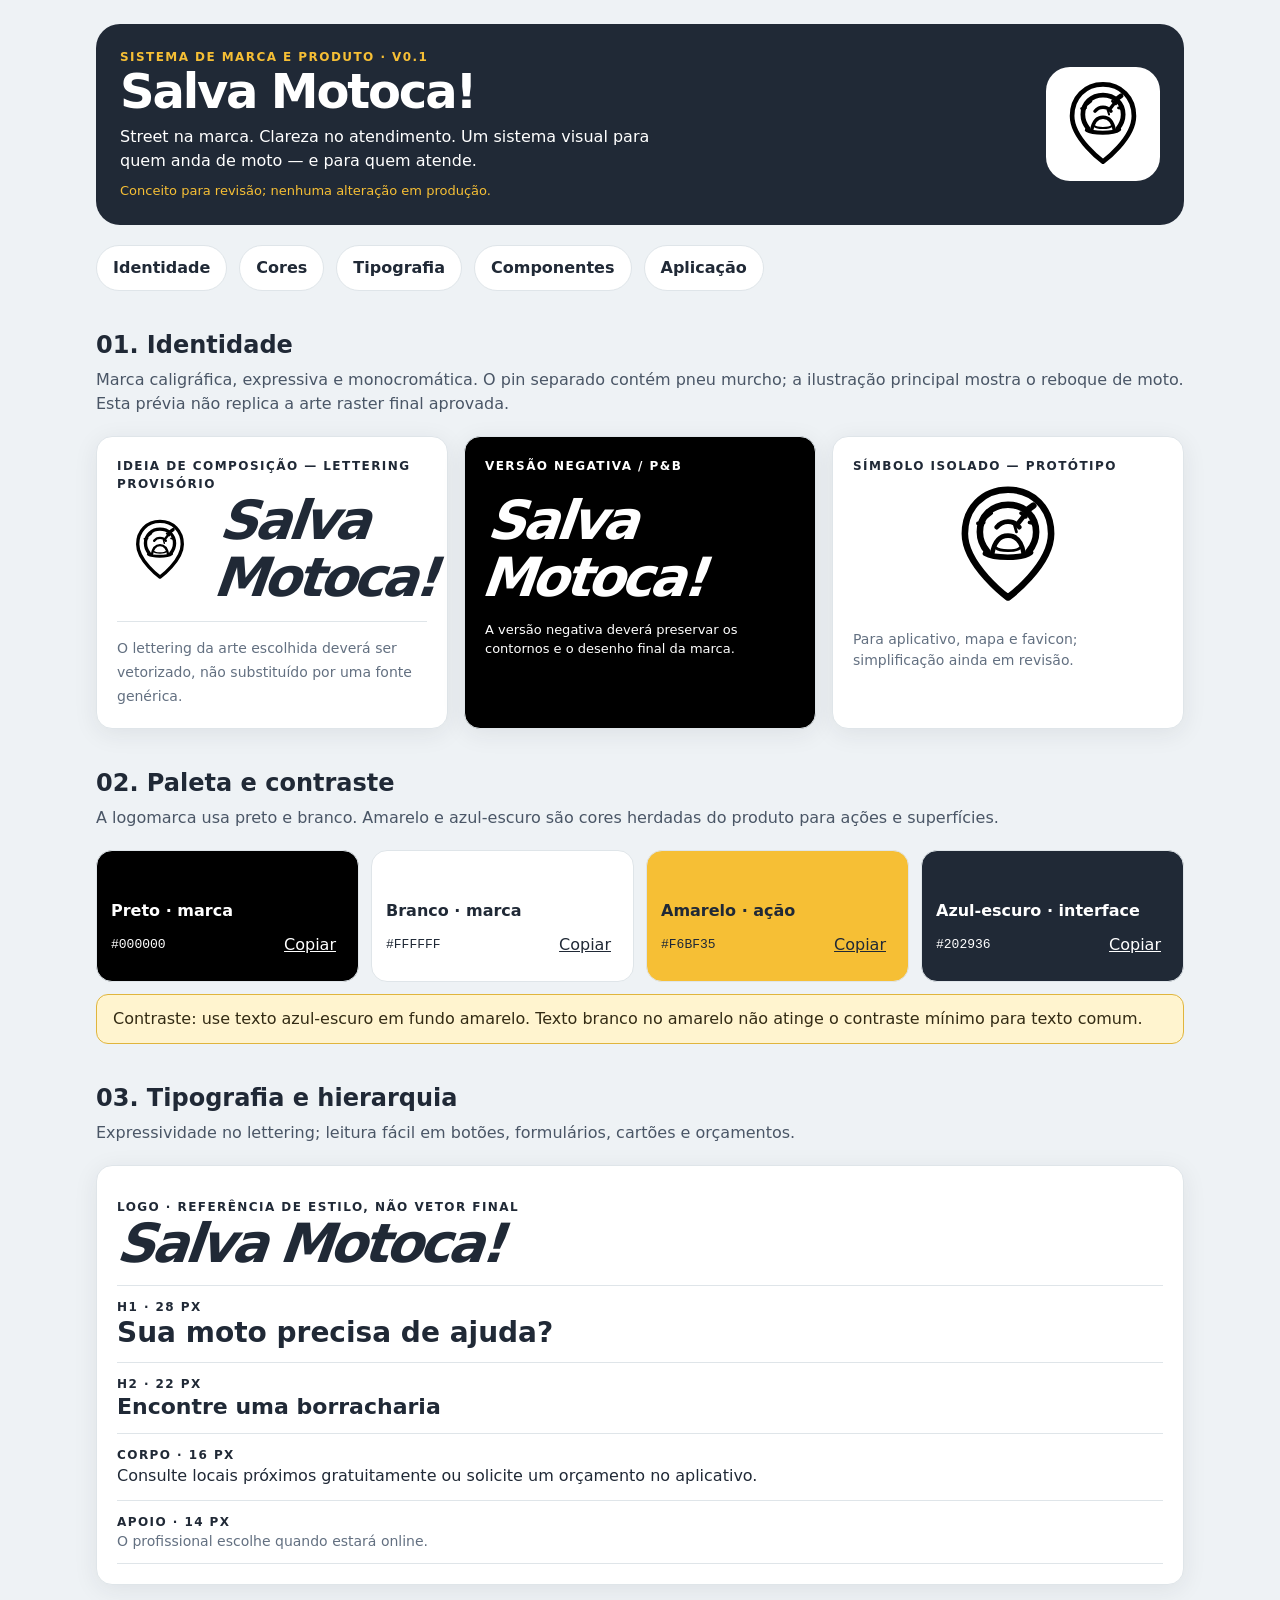
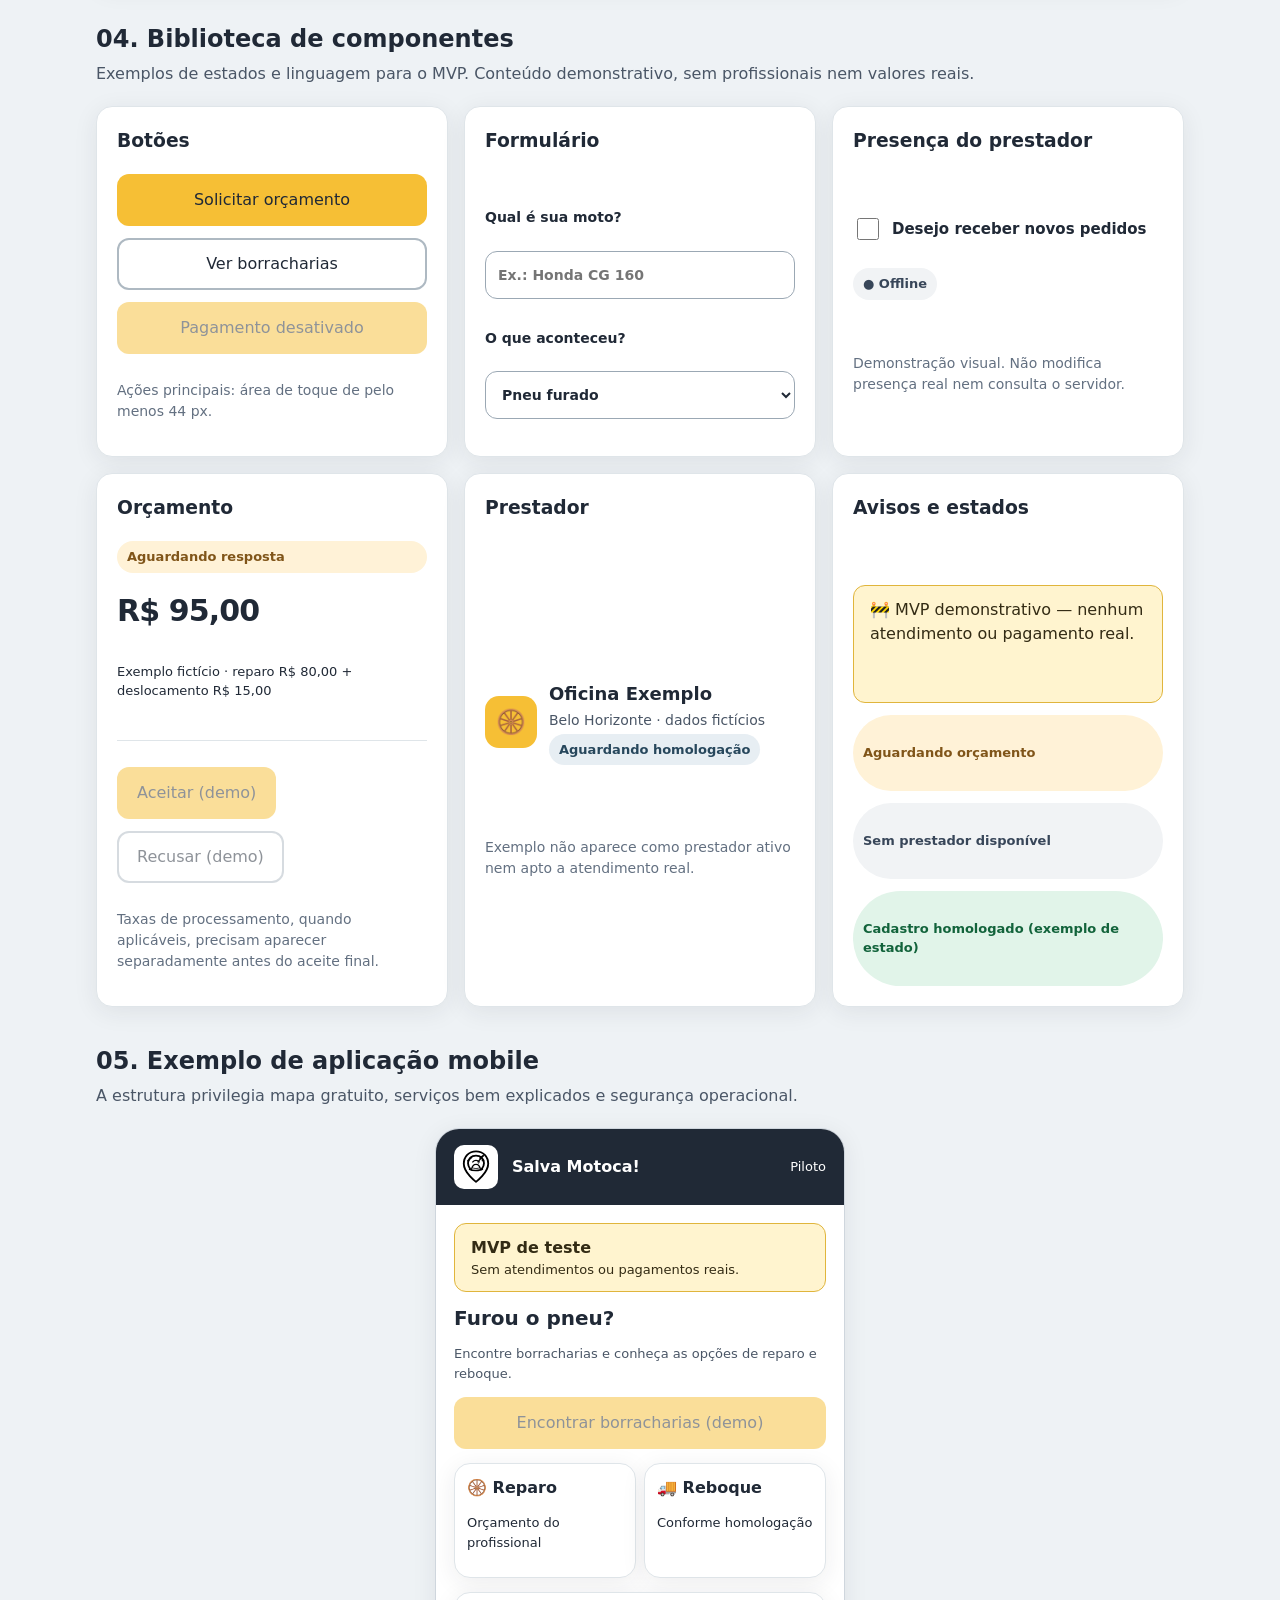
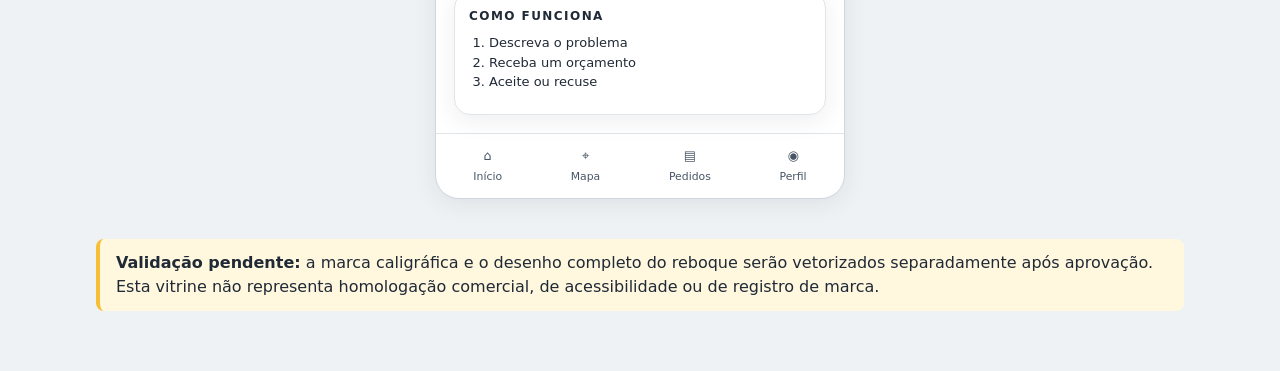
<file: docs/design-system/preview.html>
<!doctype html>
<html lang="pt-BR"><head><meta charset="utf-8"><meta name="viewport" content="width=device-width, initial-scale=1"><title>Salva Motoca! · Design System v0.1</title><link rel="stylesheet" href="./tokens.css"><style>
body{margin:0}h3{margin:0 0 7px}.mark{font-style:italic;font-weight:900;font-size:clamp(30px,5vw,54px);line-height:1.05;letter-spacing:-.065em;transform:skew(-6deg)}.badge{display:inline-flex;border-radius:100px;padding:6px 10px;border:1px solid #c6d0d7;font-weight:700;font-size:12px}.grayscale{filter:grayscale(1)}.example{padding:14px;border-radius:12px;background:#f7f9fb}.phone-actions{display:grid;grid-template-columns:1fr 1fr;gap:8px}.brand-header{display:flex;align-items:center;gap:14px}.brand-header img{width:86px;height:86px;background:#fff;padding:12px;border-radius:18px}.swatches{display:grid;grid-template-columns:repeat(auto-fit,minmax(170px,1fr));gap:12px}.swatches button{cursor:pointer}.token-copy{display:flex;justify-content:space-between;align-items:center;gap:8px}.token-copy button{border:0;background:transparent;text-decoration:underline;padding:8px;min-height:44px;cursor:pointer;color:inherit}.muted{color:#637081}.type-sample{border-bottom:1px solid #dfe5e9;padding:12px 0}.logo-warning{border-left:4px solid #f6bf35;padding:12px 16px;background:#fff8df;border-radius:8px}.feature-grid{display:grid;grid-template-columns:repeat(auto-fit,minmax(280px,1fr));gap:16px}.brand-simple{font-style:italic;font-weight:900;letter-spacing:-.065em;transform:skew(-6deg);font-size:24px}.pillnav{display:flex;gap:12px;flex-wrap:wrap;margin:20px 0}.pillnav a{background:#fff;border:1px solid #dfe5e9;border-radius:100px;padding:10px 16px;color:#202936;font-weight:700;text-decoration:none;min-height:44px;display:inline-flex;align-items:center}.pillnav a:hover{background:#fff2ce}.mono{font-family:ui-monospace,SFMono-Regular,Consolas,monospace}@media(max-width:650px){.brand-header{align-items:flex-start}.brand-header img{width:70px;height:70px}.phone-actions{grid-template-columns:1fr}}
</style></head>
<body class="sm-demo"><div class="sm-container">
<section class="sm-top"><div><div class="sm-eyebrow" style="color:#f6bf35">Sistema de marca e produto · v0.1</div><h1>Salva Motoca!</h1><p>Street na marca. Clareza no atendimento. Um sistema visual para quem anda de moto — e para quem atende.</p><p class="sm-small" style="color:#f6bf35">Conceito para revisão; nenhuma alteração em produção.</p></div><img src="./icon-pin-prototipo.svg" width="114" height="114" alt="Protótipo de pin com pneu murcho" style="background:#fff;border-radius:24px;padding:14px"></section>
<nav class="pillnav" aria-label="Seções da vitrine"><a href="#identidade">Identidade</a><a href="#cores">Cores</a><a href="#tipo">Tipografia</a><a href="#componentes">Componentes</a><a href="#aplicacao">Aplicação</a></nav>
<section class="sm-section" id="identidade"><h2>01. Identidade</h2><p>Marca caligráfica, expressiva e monocromática. O pin separado contém pneu murcho; a ilustração principal mostra o reboque de moto. Esta prévia não replica a arte raster final aprovada.</p>
<div class="sm-grid"><div class="sm-card"><div class="sm-eyebrow">Ideia de composição — lettering provisório</div><div class="brand-header"><img src="./icon-pin-prototipo.svg" alt="Pin de estudo"><div class="mark" aria-label="Salva Motoca!">Salva<br>Motoca!</div></div><div class="sm-separator"></div><span class="sm-note">O lettering da arte escolhida deverá ser vetorizado, não substituído por uma fonte genérica.</span></div>
<div class="sm-card" style="background:#000;color:#fff"><div class="sm-eyebrow">Versão negativa / P&B</div><div class="mark" style="color:#fff;margin:18px 0 10px">Salva<br>Motoca!</div><p class="sm-small">A versão negativa deverá preservar os contornos e o desenho final da marca.</p></div>
<div class="sm-card"><div class="sm-eyebrow">Símbolo isolado — protótipo</div><div style="display:flex;justify-content:center;align-items:center;min-height:140px"><img src="./icon-pin-prototipo.svg" alt="Estudo de pin com pneu furado" width="120" height="120"></div><p class="sm-note">Para aplicativo, mapa e favicon; simplificação ainda em revisão.</p></div></div></section>
<section class="sm-section" id="cores"><h2>02. Paleta e contraste</h2><p>A logomarca usa preto e branco. Amarelo e azul-escuro são cores herdadas do produto para ações e superfícies.</p>
<div class="swatches">
<div class="sm-swatch" style="background:#000;color:#fff"><strong>Preto · marca</strong><span class="token-copy"><code>#000000</code><button data-copy="#000000">Copiar</button></span></div>
<div class="sm-swatch" style="background:#fff;color:#202936"><strong>Branco · marca</strong><span class="token-copy"><code>#FFFFFF</code><button data-copy="#FFFFFF">Copiar</button></span></div>
<div class="sm-swatch" style="background:#f6bf35;color:#202936"><strong>Amarelo · ação</strong><span class="token-copy"><code>#F6BF35</code><button data-copy="#F6BF35">Copiar</button></span></div>
<div class="sm-swatch" style="background:#202936;color:#fff"><strong>Azul-escuro · interface</strong><span class="token-copy"><code>#202936</code><button data-copy="#202936">Copiar</button></span></div>
</div><div class="sm-banner" style="margin-top:12px">Contraste: use texto azul-escuro em fundo amarelo. Texto branco no amarelo não atinge o contraste mínimo para texto comum.</div></section>
<section class="sm-section" id="tipo"><h2>03. Tipografia e hierarquia</h2><p>Expressividade no lettering; leitura fácil em botões, formulários, cartões e orçamentos.</p>
<div class="sm-card">
<div class="type-sample"><div class="sm-eyebrow">Logo · referência de estilo, não vetor final</div><div class="mark">Salva Motoca!</div></div>
<div class="type-sample"><div class="sm-eyebrow">H1 · 28 px</div><div style="font-size:28px;line-height:34px;font-weight:800">Sua moto precisa de ajuda?</div></div>
<div class="type-sample"><div class="sm-eyebrow">H2 · 22 px</div><div style="font-size:22px;line-height:28px;font-weight:700">Encontre uma borracharia</div></div>
<div class="type-sample"><div class="sm-eyebrow">Corpo · 16 px</div><div style="font-size:16px;line-height:24px">Consulte locais próximos gratuitamente ou solicite um orçamento no aplicativo.</div></div>
<div class="type-sample"><div class="sm-eyebrow">Apoio · 14 px</div><div style="font-size:14px;line-height:20px;color:#637081">O profissional escolhe quando estará online.</div></div></div></section>
<section class="sm-section" id="componentes"><h2>04. Biblioteca de componentes</h2><p>Exemplos de estados e linguagem para o MVP. Conteúdo demonstrativo, sem profissionais nem valores reais.</p>
<div class="feature-grid">
<div class="sm-card sm-stack"><h3>Botões</h3><button type="button" class="sm-btn sm-btn--primary">Solicitar orçamento</button><button type="button" class="sm-btn sm-btn--secondary">Ver borracharias</button><button type="button" class="sm-btn sm-btn--primary" disabled>Pagamento desativado</button><p class="sm-note">Ações principais: área de toque de pelo menos 44 px.</p></div>
<div class="sm-card sm-stack"><h3>Formulário</h3><label class="sm-field" for="motorcycle">Qual é sua moto?<input class="sm-input" id="motorcycle" placeholder="Ex.: Honda CG 160"></label><label class="sm-field" for="problem">O que aconteceu?<select id="problem" class="sm-input"><option>Pneu furado</option><option>Pneu murcho</option><option>Outro problema com pneu</option></select></label></div>
<div class="sm-card sm-stack"><h3>Presença do prestador</h3><label class="sm-check"><input type="checkbox" id="online-toggle"> Desejo receber novos pedidos</label><div class="sm-status" id="availability" role="status"><span class="sm-chip sm-chip--offline">● Offline</span></div><p class="sm-note">Demonstração visual. Não modifica presença real nem consulta o servidor.</p></div>
<div class="sm-card sm-stack"><h3>Orçamento</h3><span class="sm-chip sm-chip--waiting">Aguardando resposta</span><div class="sm-price">R$ 95,00</div><p class="sm-small">Exemplo fictício · reparo R$ 80,00 + deslocamento R$ 15,00</p><div class="sm-separator"></div><div class="sm-row"><button class="sm-btn sm-btn--primary" type="button" disabled>Aceitar (demo)</button><button class="sm-btn sm-btn--secondary" type="button" disabled>Recusar (demo)</button></div><p class="sm-note">Taxas de processamento, quando aplicáveis, precisam aparecer separadamente antes do aceite final.</p></div>
<div class="sm-card sm-stack"><h3>Prestador</h3><div class="sm-provider"><div class="sm-avatar" aria-hidden="true">🛞</div><div><h3>Oficina Exemplo</h3><p>Belo Horizonte · dados fictícios</p><span class="sm-chip">Aguardando homologação</span></div></div><p class="sm-note">Exemplo não aparece como prestador ativo nem apto a atendimento real.</p></div>
<div class="sm-card sm-stack"><h3>Avisos e estados</h3><div class="sm-banner">🚧 MVP demonstrativo — nenhum atendimento ou pagamento real.</div><span class="sm-chip sm-chip--waiting">Aguardando orçamento</span><span class="sm-chip sm-chip--offline">Sem prestador disponível</span><span class="sm-chip sm-chip--online">Cadastro homologado (exemplo de estado)</span></div>
</div></section>
<section class="sm-section" id="aplicacao"><h2>05. Exemplo de aplicação mobile</h2><p>A estrutura privilegia mapa gratuito, serviços bem explicados e segurança operacional.</p>
<div class="sm-miniapp"><header><div class="brand-header"><img style="width:44px;height:44px;padding:5px;border-radius:10px" src="./icon-pin-prototipo.svg" alt=""><strong>Salva Motoca!</strong></div><span class="sm-small">Piloto</span></header><main>
<div class="sm-banner"><strong>MVP de teste</strong><div class="sm-small">Sem atendimentos ou pagamentos reais.</div></div>
<h3>Furou o pneu?</h3><p class="sm-small" style="margin:0;color:#4a5666">Encontre borracharias e conheça as opções de reparo e reboque.</p>
<button class="sm-btn sm-btn--primary" type="button" disabled>Encontrar borracharias (demo)</button>
<div class="sm-grid" style="grid-template-columns:1fr 1fr;gap:8px"><div class="sm-card" style="padding:12px"><strong>🛞 Reparo</strong><p class="sm-small">Orçamento do profissional</p></div><div class="sm-card" style="padding:12px"><strong>🚚 Reboque</strong><p class="sm-small">Conforme homologação</p></div></div>
<div class="sm-card" style="padding:14px"><div class="sm-eyebrow">Como funciona</div><ol class="sm-small" style="padding-left:20px;margin:8px 0"><li>Descreva o problema</li><li>Receba um orçamento</li><li>Aceite ou recuse</li></ol></div></main>
<footer><span>⌂<small>Início</small></span><span>⌖<small>Mapa</small></span><span>▤<small>Pedidos</small></span><span>◉<small>Perfil</small></span></footer></div></section>
<section class="sm-section"><div class="logo-warning"><strong>Validação pendente:</strong> a marca caligráfica e o desenho completo do reboque serão vetorizados separadamente após aprovação. Esta vitrine não representa homologação comercial, de acessibilidade ou de registro de marca.</div></section>
</div><script>
const toggle=document.getElementById('online-toggle');
toggle.addEventListener('change',()=>{document.getElementById('availability').innerHTML=toggle.checked?'<span class="sm-chip sm-chip--online">● Online (simulação)</span>':'<span class="sm-chip sm-chip--offline">● Offline</span>';});
document.querySelectorAll('[data-copy]').forEach(btn=>btn.addEventListener('click',async()=>{try{await navigator.clipboard.writeText(btn.dataset.copy);btn.textContent='Copiado';}catch{btn.textContent=btn.dataset.copy;}setTimeout(()=>{btn.textContent='Copiar'},1400)}));
</script></body></html>
</file>
<file: docs/design-system/tokens.css>
/* Salva Motoca! Design System v0.1 — estudo isolado, NÃO importado pelo app */
:root{
 --sm-logo-black:#000000;--sm-logo-white:#ffffff;
 --sm-ink:#202936;--sm-yellow:#f6bf35;--sm-surface:#ffffff;
 --sm-bg:#eef2f5;--sm-muted:#637081;--sm-border:#dfe5e9;
 --sm-success:#137455;--sm-danger:#ad3636;--sm-info:#265f98;
 --sm-text:var(--sm-ink);--sm-text-subtle:var(--sm-muted);
 --sm-action-bg:var(--sm-yellow);--sm-action-text:var(--sm-ink);
 --sm-surface-alt:#f7f9fb;--sm-outline:#1e73bf;
 --sm-space-1:4px;--sm-space-2:8px;--sm-space-3:12px;--sm-space-4:16px;
 --sm-space-5:20px;--sm-space-6:24px;--sm-space-8:32px;--sm-space-10:40px;
 --sm-radius-sm:8px;--sm-radius-md:12px;--sm-radius-lg:16px;--sm-radius-xl:24px;
 --sm-font:system-ui,-apple-system,BlinkMacSystemFont,"Segoe UI",sans-serif;
 --sm-text-caption:12px;--sm-text-support:14px;--sm-text-body:16px;--sm-text-h3:18px;
 --sm-text-h2:22px;--sm-text-h1:28px;--sm-text-display:32px;
 --sm-shadow:0 5px 24px rgba(32,41,54,.08);
}
.sm-demo,.sm-demo *{box-sizing:border-box}
.sm-demo{font-family:var(--sm-font);font-size:var(--sm-text-body);line-height:1.5;background:var(--sm-bg);color:var(--sm-ink);margin:0}
.sm-demo button,.sm-demo input,.sm-demo select{font:inherit}
.sm-demo :focus-visible{outline:3px solid var(--sm-outline);outline-offset:3px}
.sm-container{max-width:1120px;margin:0 auto;padding:24px 16px 60px}
.sm-top{background:var(--sm-ink);color:#fff;padding:24px;border-radius:24px;display:flex;gap:24px;align-items:center;justify-content:space-between;flex-wrap:wrap}
.sm-top h1{margin:0;font-size:clamp(28px,5vw,48px);line-height:1.07;font-weight:850;letter-spacing:-.045em}
.sm-top p{color:#fff;margin:8px 0 0;max-width:550px}
.sm-eyebrow{font-size:12px;text-transform:uppercase;letter-spacing:.12em;font-weight:800}
.sm-section{margin-top:40px}
.sm-section h2{margin:0 0 8px;font-size:24px;line-height:1.22}
.sm-section > p{margin:0 0 20px;color:#4a5666}
.sm-grid{display:grid;grid-template-columns:repeat(auto-fit,minmax(230px,1fr));gap:16px}
.sm-card{background:var(--sm-surface);border:1px solid var(--sm-border);border-radius:16px;padding:20px;box-shadow:var(--sm-shadow)}
.sm-swatch{min-height:132px;border:1px solid #dfe5e9;border-radius:16px;display:flex;flex-direction:column;justify-content:flex-end;padding:14px}
.sm-swatch strong{font-size:16px}
.sm-swatch code{font-size:13px}
.sm-btn{display:inline-flex;align-items:center;justify-content:center;gap:8px;min-height:48px;padding:12px 18px;border-radius:12px;border:2px solid transparent;font-size:15px;font-weight:750;text-decoration:none;cursor:pointer;transition:background-color .16s,transform .16s}
.sm-btn:hover{transform:translateY(-1px)}
.sm-btn--primary{background:var(--sm-yellow);color:var(--sm-ink)}
.sm-btn--secondary{background:#fff;color:var(--sm-ink);border-color:#aeb9c2}
.sm-btn--dark{background:var(--sm-ink);color:#fff}
.sm-btn:disabled{cursor:not-allowed;opacity:.5;transform:none}
.sm-field{display:grid;gap:6px;font-size:14px;font-weight:650}
.sm-input{width:100%;height:48px;padding:12px;border:1px solid #9ba8b4;border-radius:12px;background:#fff;color:var(--sm-ink)}
.sm-stack{display:grid;gap:12px}
.sm-row{display:flex;flex-wrap:wrap;align-items:center;gap:12px}
.sm-chip{display:inline-flex;align-items:center;gap:6px;padding:6px 10px;border-radius:99px;background:#e7eef3;color:#27475c;font-size:13px;font-weight:750}
.sm-chip--online{background:#e1f4e9;color:#12633b}
.sm-chip--offline{background:#f1f3f5;color:#384659}
.sm-chip--waiting{background:#fff2d7;color:#805519}
.sm-banner{border:1px solid #e0b53c;background:#fff4cf;color:#332b14;padding:12px 16px;border-radius:12px}
.sm-provider{display:flex;gap:12px;align-items:center}
.sm-avatar{width:52px;height:52px;border-radius:14px;background:#f6bf35;display:grid;place-items:center;font-size:24px;flex:none}
.sm-provider h3{font-size:18px;margin:0}
.sm-provider p{font-size:14px;color:#4a5666;margin:3px 0}
.sm-price{font-size:30px;font-weight:850;letter-spacing:-.03em;line-height:1.2;margin:8px 0}
.sm-separator{height:1px;background:var(--sm-border);margin:14px 0}
.sm-note{color:var(--sm-muted);font-size:14px}
.sm-hero-icon{width:104px;height:104px;background:white;border-radius:20px;padding:12px;flex:none}
.sm-showcase{background:#fff;border:1px solid var(--sm-border);padding:16px;border-radius:20px}
.sm-showcase--dark{background:var(--sm-ink)}
.sm-check{display:flex;gap:10px;align-items:center;font-size:15px;font-weight:650}
.sm-check input{height:22px;width:22px;accent-color:var(--sm-success)}
.sm-status{min-height:24px}
.sm-miniapp{max-width:410px;margin:0 auto;background:#fff;border-radius:24px;overflow:hidden;border:1px solid #cfd6dd;box-shadow:var(--sm-shadow)}
.sm-miniapp header{padding:16px 18px;background:var(--sm-ink);color:#fff;display:flex;justify-content:space-between;align-items:center;gap:12px}
.sm-miniapp main{padding:18px;display:grid;gap:14px}
.sm-miniapp h3{margin:0;font-size:20px;line-height:1.2}
.sm-miniapp footer{display:flex;justify-content:space-around;gap:6px;padding:12px 6px;border-top:1px solid var(--sm-border);font-size:13px;color:#485566}
.sm-miniapp footer span{display:grid;gap:4px;text-align:center}
.sm-small{font-size:13px}
@media(max-width:600px){.sm-top{padding:20px}.sm-container{padding:16px 12px 36px}.sm-section{margin-top:30px}}
@media(prefers-reduced-motion:reduce){.sm-btn{transition:none}.sm-btn:hover{transform:none}}
</file>
